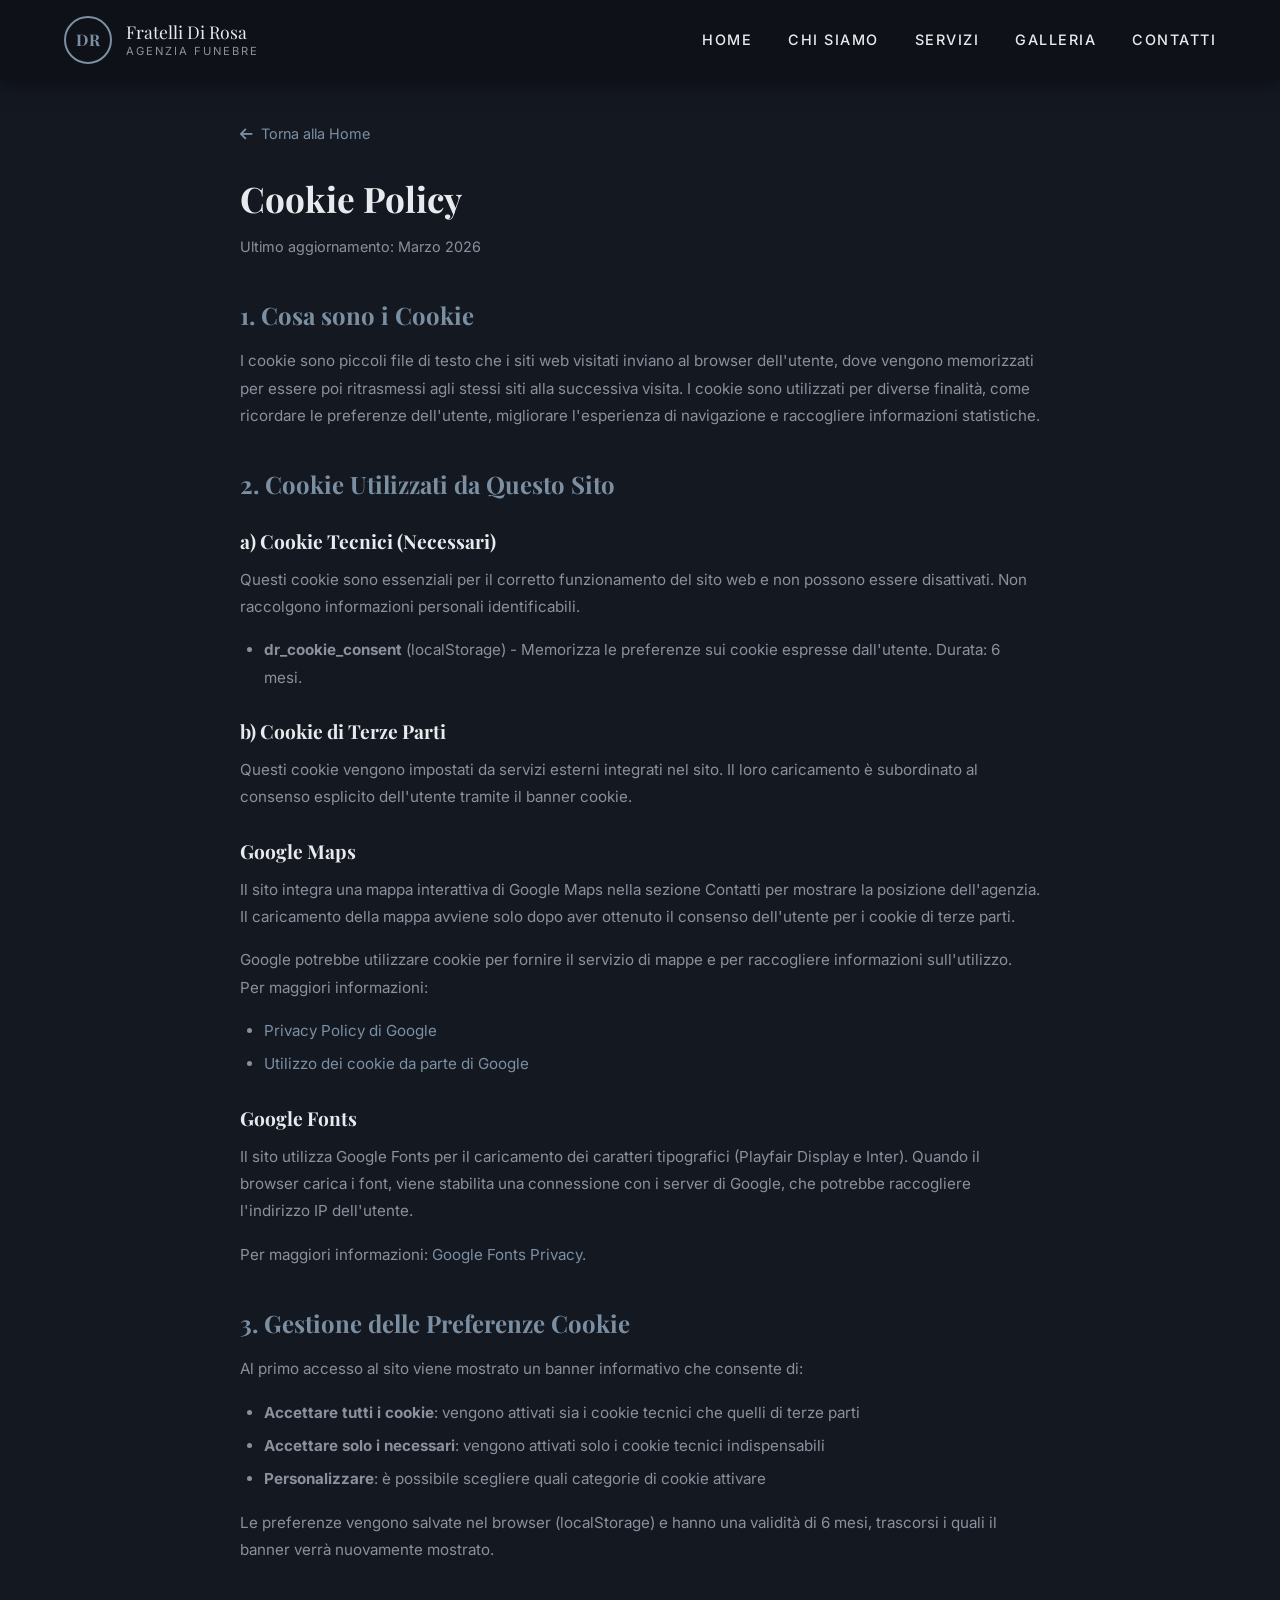
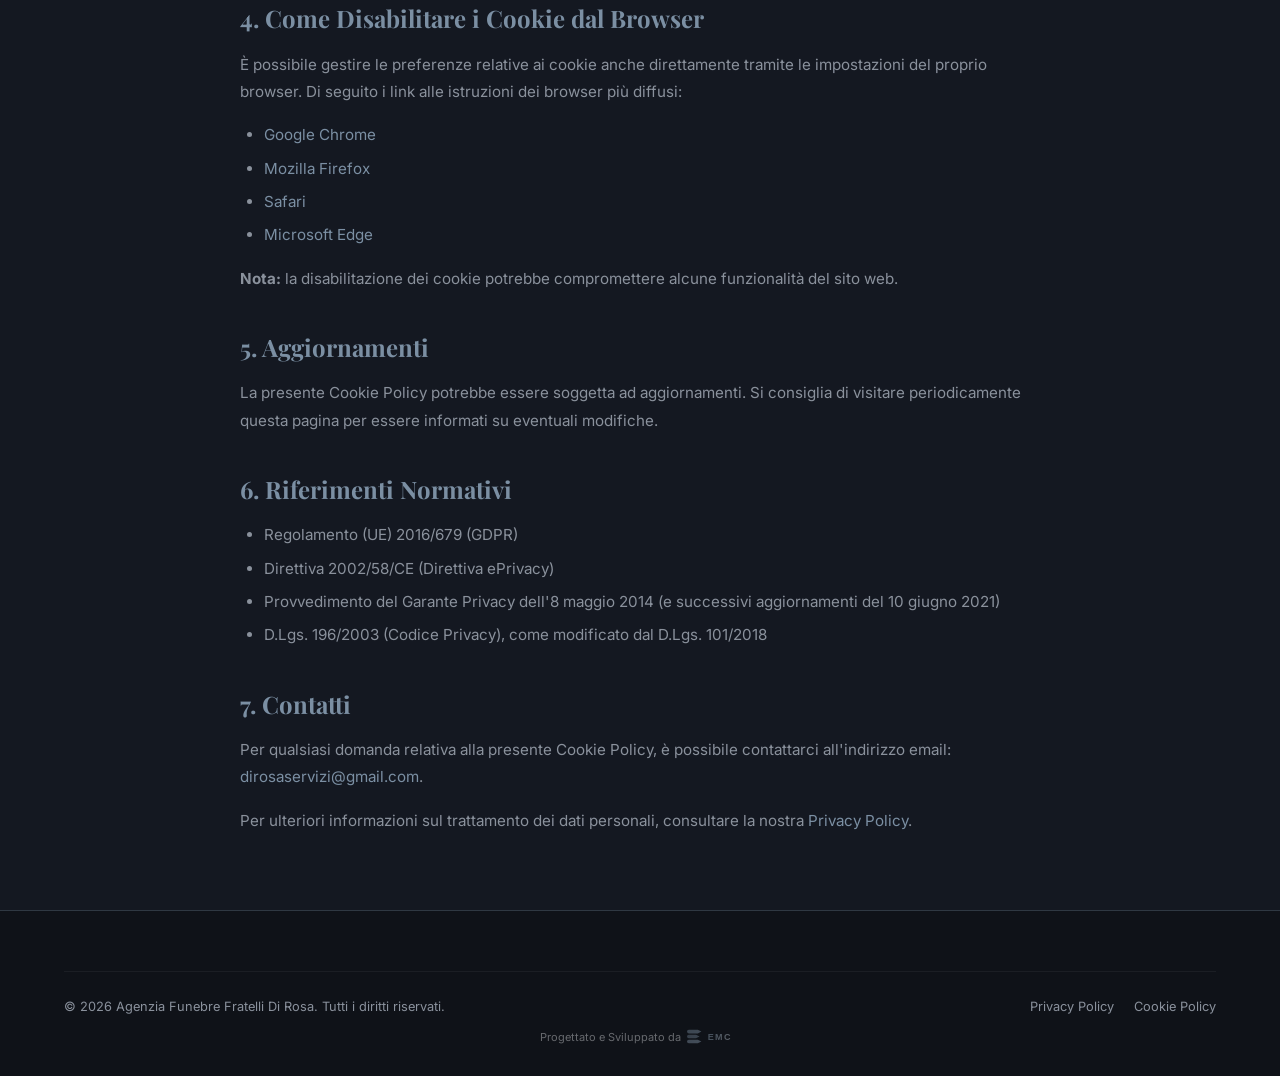
<file: cookie-policy.html>
<!DOCTYPE html>
<html lang="it">
<head>
    <meta charset="UTF-8">
    <meta name="viewport" content="width=device-width, initial-scale=1.0">
    <meta name="description" content="Cookie Policy - Agenzia Funebre Fratelli Di Rosa">
    <meta name="robots" content="noindex, nofollow">
    <title>Cookie Policy - Fratelli Di Rosa</title>

    <link rel="preconnect" href="https://fonts.googleapis.com">
    <link rel="preconnect" href="https://fonts.gstatic.com" crossorigin>
    <link href="https://fonts.googleapis.com/css2?family=Inter:wght@300;400;500;600;700&family=Playfair+Display:wght@400;500;600;700&display=swap" rel="stylesheet">
    <link rel="stylesheet" href="https://cdnjs.cloudflare.com/ajax/libs/font-awesome/6.5.1/css/all.min.css" integrity="sha512-DTOQO9RWCH3ppGqcWaEA1BIZOC6xxalwEsw9c2QQeAIftl+Vegovlnee1c9QX4TctnWMn13TZye+giMm8e2LwA==" crossorigin="anonymous" referrerpolicy="no-referrer">
    <link rel="icon" type="image/x-icon" href="favicon.ico">
    <link rel="stylesheet" href="css/style.css">
</head>
<body>

    <!-- Header -->
    <header class="header scrolled">
        <div class="container">
            <nav class="nav">
                <a href="index.html" class="nav-logo">
                    <div class="nav-logo-icon">DR</div>
                    <div class="nav-logo-text">
                        Fratelli Di Rosa
                        <span>Agenzia Funebre</span>
                    </div>
                </a>
                <ul class="nav-links">
                    <li><a href="index.html">Home</a></li>
                    <li><a href="index.html#chi-siamo">Chi Siamo</a></li>
                    <li><a href="index.html#servizi">Servizi</a></li>
                    <li><a href="index.html#galleria">Galleria</a></li>
                    <li><a href="index.html#contatti">Contatti</a></li>
                </ul>
                <button class="hamburger" id="hamburger" aria-label="Menu di navigazione" aria-expanded="false">
                    <span></span>
                    <span></span>
                    <span></span>
                </button>
            </nav>
        </div>
    </header>

    <!-- Cookie Policy -->
    <main class="legal-page">
        <div class="container">
            <div class="legal-content">
                <a href="index.html" class="legal-back"><i class="fas fa-arrow-left"></i> Torna alla Home</a>

                <h1>Cookie Policy</h1>
                <p class="legal-date">Ultimo aggiornamento: Marzo 2026</p>

                <h2>1. Cosa sono i Cookie</h2>
                <p>
                    I cookie sono piccoli file di testo che i siti web visitati inviano al browser dell'utente,
                    dove vengono memorizzati per essere poi ritrasmessi agli stessi siti alla successiva visita.
                    I cookie sono utilizzati per diverse finalità, come ricordare le preferenze dell'utente,
                    migliorare l'esperienza di navigazione e raccogliere informazioni statistiche.
                </p>

                <h2>2. Cookie Utilizzati da Questo Sito</h2>

                <h3>a) Cookie Tecnici (Necessari)</h3>
                <p>
                    Questi cookie sono essenziali per il corretto funzionamento del sito web e non possono essere
                    disattivati. Non raccolgono informazioni personali identificabili.
                </p>
                <ul>
                    <li>
                        <strong>dr_cookie_consent</strong> (localStorage) - Memorizza le preferenze sui cookie
                        espresse dall'utente. Durata: 6 mesi.
                    </li>
                </ul>

                <h3>b) Cookie di Terze Parti</h3>
                <p>
                    Questi cookie vengono impostati da servizi esterni integrati nel sito. Il loro caricamento
                    è subordinato al consenso esplicito dell'utente tramite il banner cookie.
                </p>

                <h3>Google Maps</h3>
                <p>
                    Il sito integra una mappa interattiva di Google Maps nella sezione Contatti per mostrare
                    la posizione dell'agenzia. Il caricamento della mappa avviene solo dopo aver ottenuto
                    il consenso dell'utente per i cookie di terze parti.
                </p>
                <p>
                    Google potrebbe utilizzare cookie per fornire il servizio di mappe e per raccogliere
                    informazioni sull'utilizzo. Per maggiori informazioni:
                </p>
                <ul>
                    <li><a href="https://policies.google.com/privacy" target="_blank" rel="noopener noreferrer">Privacy Policy di Google</a></li>
                    <li><a href="https://policies.google.com/technologies/cookies" target="_blank" rel="noopener noreferrer">Utilizzo dei cookie da parte di Google</a></li>
                </ul>

                <h3>Google Fonts</h3>
                <p>
                    Il sito utilizza Google Fonts per il caricamento dei caratteri tipografici (Playfair Display e Inter).
                    Quando il browser carica i font, viene stabilita una connessione con i server di Google,
                    che potrebbe raccogliere l'indirizzo IP dell'utente.
                </p>
                <p>
                    Per maggiori informazioni: <a href="https://developers.google.com/fonts/faq/privacy" target="_blank" rel="noopener noreferrer">Google Fonts Privacy</a>.
                </p>

                <h2>3. Gestione delle Preferenze Cookie</h2>
                <p>
                    Al primo accesso al sito viene mostrato un banner informativo che consente di:
                </p>
                <ul>
                    <li><strong>Accettare tutti i cookie</strong>: vengono attivati sia i cookie tecnici che quelli di terze parti</li>
                    <li><strong>Accettare solo i necessari</strong>: vengono attivati solo i cookie tecnici indispensabili</li>
                    <li><strong>Personalizzare</strong>: è possibile scegliere quali categorie di cookie attivare</li>
                </ul>
                <p>
                    Le preferenze vengono salvate nel browser (localStorage) e hanno una validità di 6 mesi,
                    trascorsi i quali il banner verrà nuovamente mostrato.
                </p>

                <h2>4. Come Disabilitare i Cookie dal Browser</h2>
                <p>
                    È possibile gestire le preferenze relative ai cookie anche direttamente tramite le
                    impostazioni del proprio browser. Di seguito i link alle istruzioni dei browser più diffusi:
                </p>
                <ul>
                    <li><a href="https://support.google.com/chrome/answer/95647" target="_blank" rel="noopener noreferrer">Google Chrome</a></li>
                    <li><a href="https://support.mozilla.org/it/kb/protezione-antitracciamento-avanzata-firefox-desktop" target="_blank" rel="noopener noreferrer">Mozilla Firefox</a></li>
                    <li><a href="https://support.apple.com/it-it/guide/safari/sfri11471/mac" target="_blank" rel="noopener noreferrer">Safari</a></li>
                    <li><a href="https://support.microsoft.com/it-it/windows/eliminare-e-gestire-i-cookie-168dab11-0753-043d-7c16-ede5947fc64d" target="_blank" rel="noopener noreferrer">Microsoft Edge</a></li>
                </ul>
                <p>
                    <strong>Nota:</strong> la disabilitazione dei cookie potrebbe compromettere alcune funzionalità del sito web.
                </p>

                <h2>5. Aggiornamenti</h2>
                <p>
                    La presente Cookie Policy potrebbe essere soggetta ad aggiornamenti. Si consiglia di visitare
                    periodicamente questa pagina per essere informati su eventuali modifiche.
                </p>

                <h2>6. Riferimenti Normativi</h2>
                <ul>
                    <li>Regolamento (UE) 2016/679 (GDPR)</li>
                    <li>Direttiva 2002/58/CE (Direttiva ePrivacy)</li>
                    <li>Provvedimento del Garante Privacy dell'8 maggio 2014 (e successivi aggiornamenti del 10 giugno 2021)</li>
                    <li>D.Lgs. 196/2003 (Codice Privacy), come modificato dal D.Lgs. 101/2018</li>
                </ul>

                <h2>7. Contatti</h2>
                <p>
                    Per qualsiasi domanda relativa alla presente Cookie Policy, è possibile contattarci all'indirizzo
                    email: <a href="mailto:dirosaservizi@gmail.com">dirosaservizi@gmail.com</a>.
                </p>
                <p>
                    Per ulteriori informazioni sul trattamento dei dati personali, consultare la nostra
                    <a href="privacy.html">Privacy Policy</a>.
                </p>
            </div>
        </div>
    </main>

    <!-- Footer -->
    <footer class="footer">
        <div class="container">
            <div class="footer-bottom">
                <p>&copy; 2026 Agenzia Funebre Fratelli Di Rosa. Tutti i diritti riservati.</p>
                <div class="footer-bottom-links">
                    <a href="privacy.html">Privacy Policy</a>
                    <a href="cookie-policy.html">Cookie Policy</a>
                </div>
            </div>
            <a href="https://www.enricomariacaruso.it" target="_blank" rel="noopener" title="Progettato e Sviluppato da Enrico Maria Caruso" style="margin-top:10px;display:flex;align-items:center;justify-content:center;gap:6px;opacity:0.4;font-size:11px;text-decoration:none;color:inherit;"><span>Progettato e Sviluppato da</span> <svg xmlns="http://www.w3.org/2000/svg" viewBox="0 0 120 40" height="18"><defs><linearGradient id="emcG" x1="0" y1="0" x2="120" y2="40" gradientUnits="userSpaceOnUse"><stop offset="0%" stop-color="#7b8fa3"/><stop offset="45%" stop-color="#9bb0c4"/><stop offset="100%" stop-color="#e8eaed"/></linearGradient><linearGradient id="emcIG" x1="0" y1="0" x2="40" y2="40" gradientUnits="userSpaceOnUse"><stop offset="0%" stop-color="#7b8fa3"/><stop offset="100%" stop-color="#9bb0c4"/></linearGradient></defs><path d="M4,4 H24 L32,8 L24,12 H4 A4,4 0 0,1 4,4Z" fill="url(#emcIG)"/><path d="M4,15 H20 L28,19 L20,23 H4 A4,4 0 0,1 4,15Z" fill="url(#emcIG)" opacity="0.85"/><path d="M4,26 H24 L32,30 L24,34 H4 A4,4 0 0,1 4,26Z" fill="url(#emcIG)"/><text x="46" y="27" font-family="'Space Grotesk','Segoe UI','Helvetica Neue',Arial,sans-serif" font-size="20" font-weight="700" fill="url(#emcG)" letter-spacing="3">EMC</text></svg></a>
        </div>
    </footer>

    <script>
        // Mobile menu per le pagine legali
        var hamburger = document.getElementById('hamburger');
        var navLinks = document.querySelector('.nav-links');
        if (hamburger && navLinks) {
            hamburger.addEventListener('click', function () {
                var isOpen = navLinks.classList.toggle('open');
                hamburger.classList.toggle('active');
                hamburger.setAttribute('aria-expanded', isOpen);
                document.body.style.overflow = isOpen ? 'hidden' : '';
            });
            navLinks.querySelectorAll('a').forEach(function (link) {
                link.addEventListener('click', function () {
                    navLinks.classList.remove('open');
                    hamburger.classList.remove('active');
                    hamburger.setAttribute('aria-expanded', 'false');
                    document.body.style.overflow = '';
                });
            });
        }
    </script>

</body>
</html>
</file>
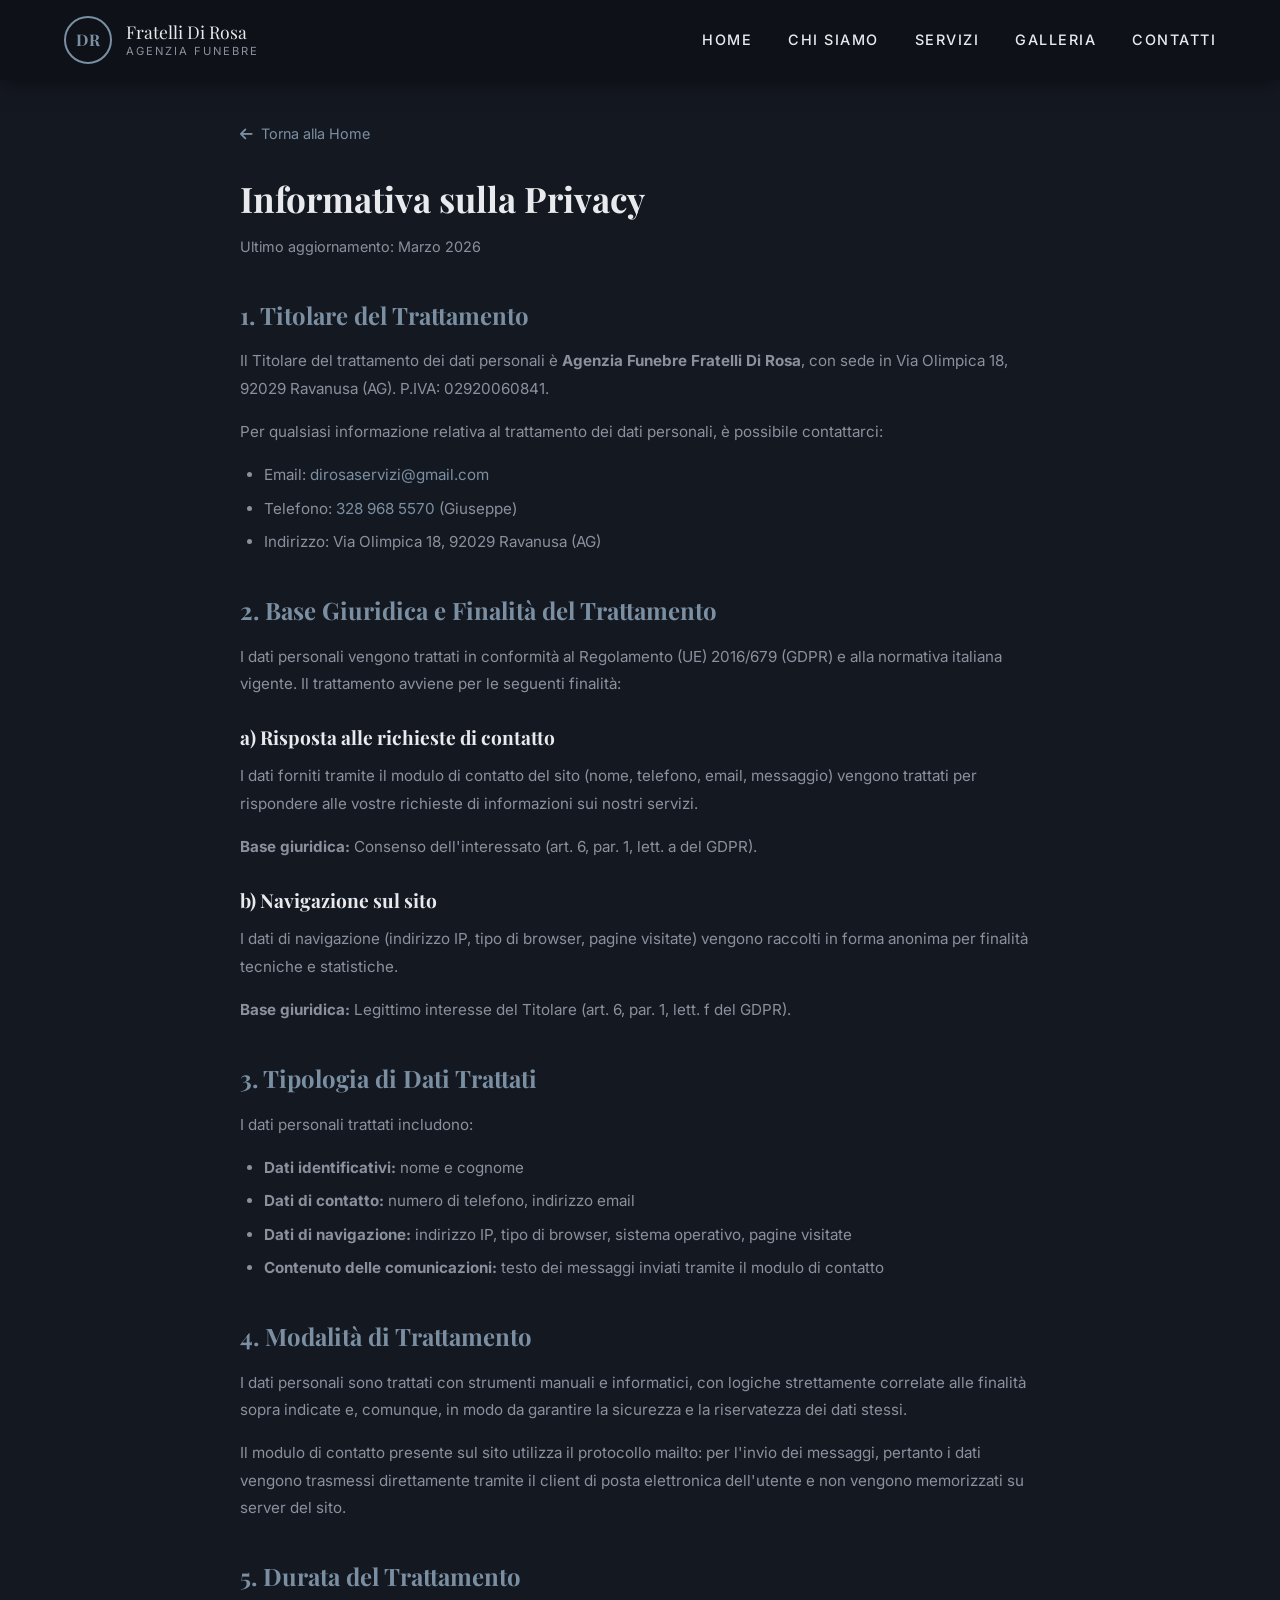
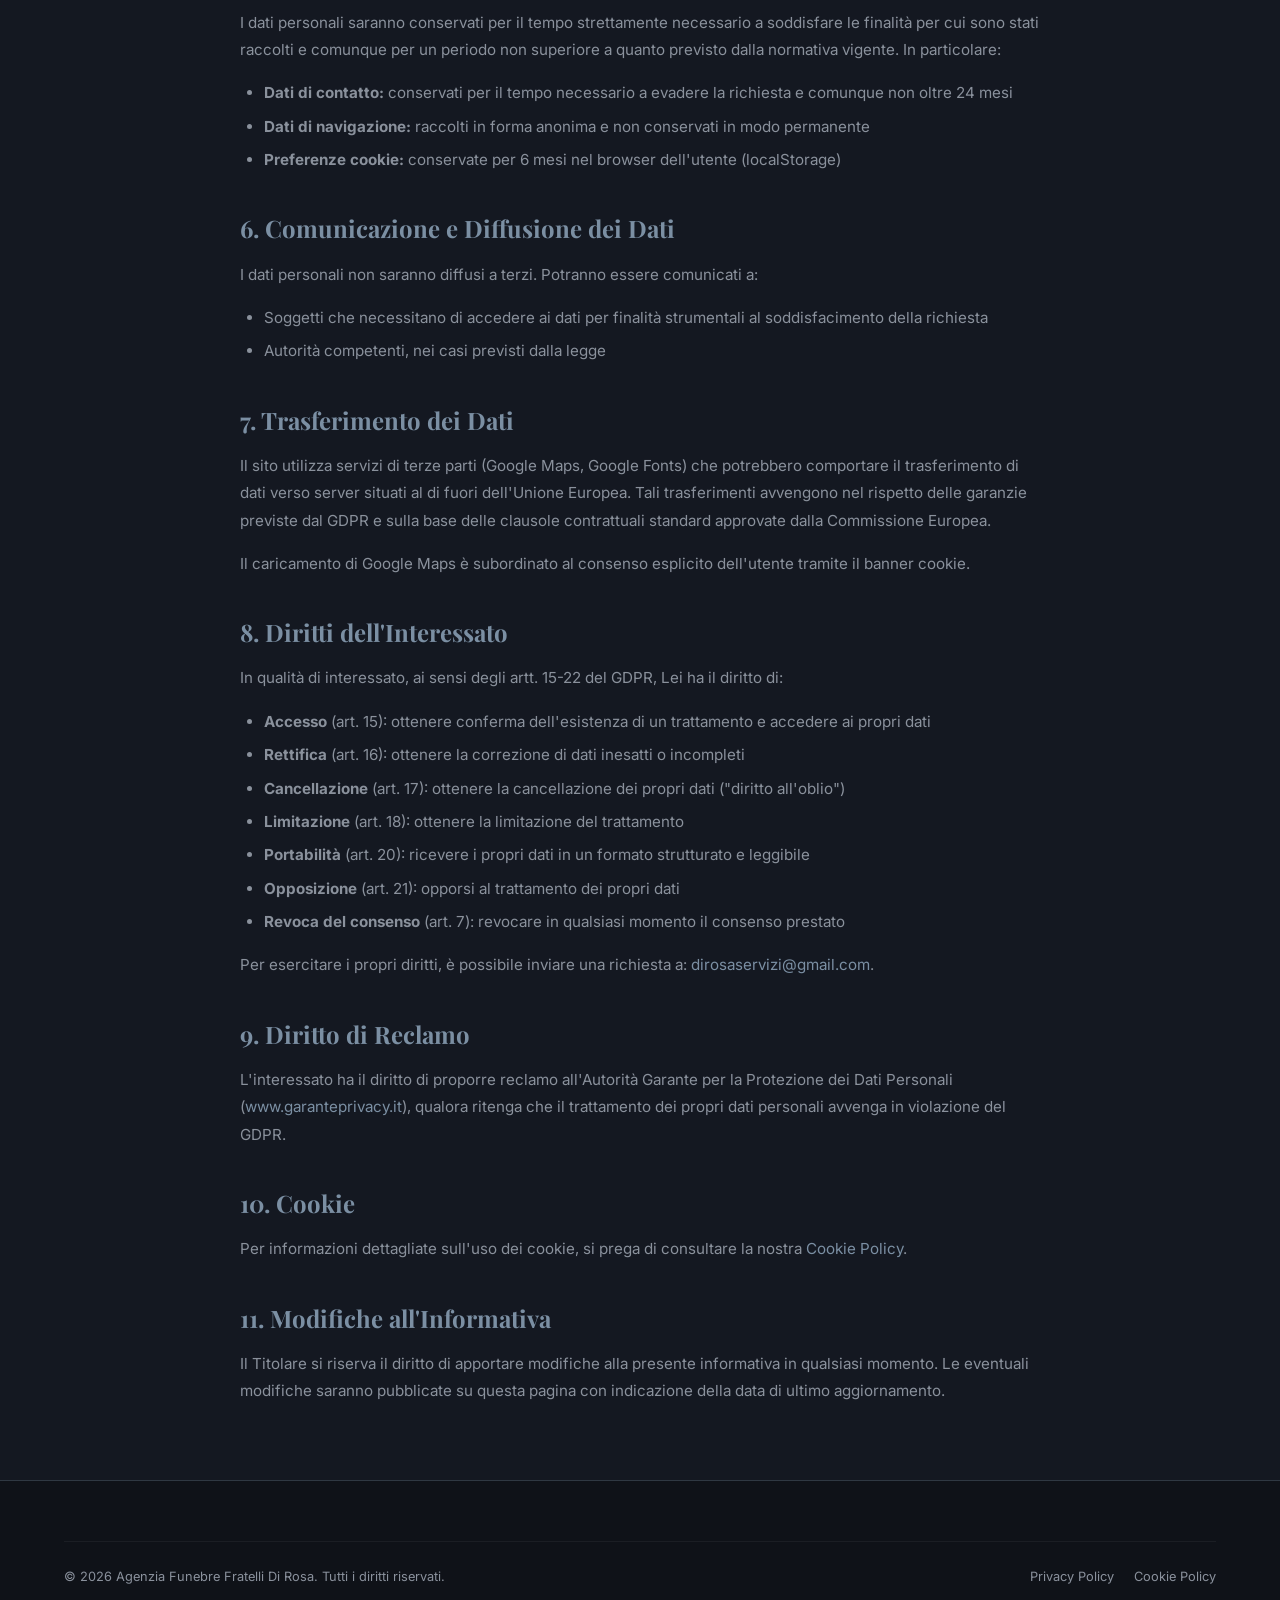
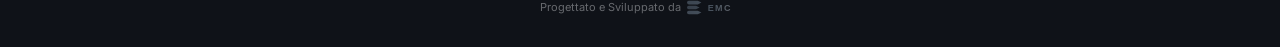
<file: privacy.html>
<!DOCTYPE html>
<html lang="it">
<head>
    <meta charset="UTF-8">
    <meta name="viewport" content="width=device-width, initial-scale=1.0">
    <meta name="description" content="Privacy Policy - Agenzia Funebre Fratelli Di Rosa">
    <meta name="robots" content="noindex, nofollow">
    <title>Privacy Policy - Fratelli Di Rosa</title>

    <link rel="preconnect" href="https://fonts.googleapis.com">
    <link rel="preconnect" href="https://fonts.gstatic.com" crossorigin>
    <link href="https://fonts.googleapis.com/css2?family=Inter:wght@300;400;500;600;700&family=Playfair+Display:wght@400;500;600;700&display=swap" rel="stylesheet">
    <link rel="stylesheet" href="https://cdnjs.cloudflare.com/ajax/libs/font-awesome/6.5.1/css/all.min.css" integrity="sha512-DTOQO9RWCH3ppGqcWaEA1BIZOC6xxalwEsw9c2QQeAIftl+Vegovlnee1c9QX4TctnWMn13TZye+giMm8e2LwA==" crossorigin="anonymous" referrerpolicy="no-referrer">
    <link rel="icon" type="image/x-icon" href="favicon.ico">
    <link rel="stylesheet" href="css/style.css">
</head>
<body>

    <!-- Header -->
    <header class="header scrolled">
        <div class="container">
            <nav class="nav">
                <a href="index.html" class="nav-logo">
                    <div class="nav-logo-icon">DR</div>
                    <div class="nav-logo-text">
                        Fratelli Di Rosa
                        <span>Agenzia Funebre</span>
                    </div>
                </a>
                <ul class="nav-links">
                    <li><a href="index.html">Home</a></li>
                    <li><a href="index.html#chi-siamo">Chi Siamo</a></li>
                    <li><a href="index.html#servizi">Servizi</a></li>
                    <li><a href="index.html#galleria">Galleria</a></li>
                    <li><a href="index.html#contatti">Contatti</a></li>
                </ul>
                <button class="hamburger" id="hamburger" aria-label="Menu di navigazione" aria-expanded="false">
                    <span></span>
                    <span></span>
                    <span></span>
                </button>
            </nav>
        </div>
    </header>

    <!-- Privacy Policy -->
    <main class="legal-page">
        <div class="container">
            <div class="legal-content">
                <a href="index.html" class="legal-back"><i class="fas fa-arrow-left"></i> Torna alla Home</a>

                <h1>Informativa sulla Privacy</h1>
                <p class="legal-date">Ultimo aggiornamento: Marzo 2026</p>

                <h2>1. Titolare del Trattamento</h2>
                <p>
                    Il Titolare del trattamento dei dati personali è <strong>Agenzia Funebre Fratelli Di Rosa</strong>,
                    con sede in Via Olimpica 18, 92029 Ravanusa (AG).
                    P.IVA: 02920060841.
                </p>
                <p>
                    Per qualsiasi informazione relativa al trattamento dei dati personali, è possibile contattarci:
                </p>
                <ul>
                    <li>Email: <a href="mailto:dirosaservizi@gmail.com">dirosaservizi@gmail.com</a></li>
                    <li>Telefono: <a href="tel:+393289685570">328 968 5570</a> (Giuseppe)</li>
                    <li>Indirizzo: Via Olimpica 18, 92029 Ravanusa (AG)</li>
                </ul>

                <h2>2. Base Giuridica e Finalità del Trattamento</h2>
                <p>
                    I dati personali vengono trattati in conformità al Regolamento (UE) 2016/679 (GDPR)
                    e alla normativa italiana vigente. Il trattamento avviene per le seguenti finalità:
                </p>

                <h3>a) Risposta alle richieste di contatto</h3>
                <p>
                    I dati forniti tramite il modulo di contatto del sito (nome, telefono, email, messaggio) vengono
                    trattati per rispondere alle vostre richieste di informazioni sui nostri servizi.
                </p>
                <p><strong>Base giuridica:</strong> Consenso dell'interessato (art. 6, par. 1, lett. a del GDPR).</p>

                <h3>b) Navigazione sul sito</h3>
                <p>
                    I dati di navigazione (indirizzo IP, tipo di browser, pagine visitate) vengono raccolti
                    in forma anonima per finalità tecniche e statistiche.
                </p>
                <p><strong>Base giuridica:</strong> Legittimo interesse del Titolare (art. 6, par. 1, lett. f del GDPR).</p>

                <h2>3. Tipologia di Dati Trattati</h2>
                <p>I dati personali trattati includono:</p>
                <ul>
                    <li><strong>Dati identificativi:</strong> nome e cognome</li>
                    <li><strong>Dati di contatto:</strong> numero di telefono, indirizzo email</li>
                    <li><strong>Dati di navigazione:</strong> indirizzo IP, tipo di browser, sistema operativo, pagine visitate</li>
                    <li><strong>Contenuto delle comunicazioni:</strong> testo dei messaggi inviati tramite il modulo di contatto</li>
                </ul>

                <h2>4. Modalità di Trattamento</h2>
                <p>
                    I dati personali sono trattati con strumenti manuali e informatici, con logiche strettamente correlate
                    alle finalità sopra indicate e, comunque, in modo da garantire la sicurezza e la riservatezza dei dati stessi.
                </p>
                <p>
                    Il modulo di contatto presente sul sito utilizza il protocollo mailto: per l'invio dei messaggi,
                    pertanto i dati vengono trasmessi direttamente tramite il client di posta elettronica dell'utente
                    e non vengono memorizzati su server del sito.
                </p>

                <h2>5. Durata del Trattamento</h2>
                <p>
                    I dati personali saranno conservati per il tempo strettamente necessario a soddisfare le finalità
                    per cui sono stati raccolti e comunque per un periodo non superiore a quanto previsto dalla normativa
                    vigente. In particolare:
                </p>
                <ul>
                    <li><strong>Dati di contatto:</strong> conservati per il tempo necessario a evadere la richiesta e comunque non oltre 24 mesi</li>
                    <li><strong>Dati di navigazione:</strong> raccolti in forma anonima e non conservati in modo permanente</li>
                    <li><strong>Preferenze cookie:</strong> conservate per 6 mesi nel browser dell'utente (localStorage)</li>
                </ul>

                <h2>6. Comunicazione e Diffusione dei Dati</h2>
                <p>
                    I dati personali non saranno diffusi a terzi. Potranno essere comunicati a:
                </p>
                <ul>
                    <li>Soggetti che necessitano di accedere ai dati per finalità strumentali al soddisfacimento della richiesta</li>
                    <li>Autorità competenti, nei casi previsti dalla legge</li>
                </ul>

                <h2>7. Trasferimento dei Dati</h2>
                <p>
                    Il sito utilizza servizi di terze parti (Google Maps, Google Fonts) che potrebbero comportare
                    il trasferimento di dati verso server situati al di fuori dell'Unione Europea.
                    Tali trasferimenti avvengono nel rispetto delle garanzie previste dal GDPR e sulla base
                    delle clausole contrattuali standard approvate dalla Commissione Europea.
                </p>
                <p>
                    Il caricamento di Google Maps è subordinato al consenso esplicito dell'utente tramite il banner cookie.
                </p>

                <h2>8. Diritti dell'Interessato</h2>
                <p>
                    In qualità di interessato, ai sensi degli artt. 15-22 del GDPR, Lei ha il diritto di:
                </p>
                <ul>
                    <li><strong>Accesso</strong> (art. 15): ottenere conferma dell'esistenza di un trattamento e accedere ai propri dati</li>
                    <li><strong>Rettifica</strong> (art. 16): ottenere la correzione di dati inesatti o incompleti</li>
                    <li><strong>Cancellazione</strong> (art. 17): ottenere la cancellazione dei propri dati ("diritto all'oblio")</li>
                    <li><strong>Limitazione</strong> (art. 18): ottenere la limitazione del trattamento</li>
                    <li><strong>Portabilità</strong> (art. 20): ricevere i propri dati in un formato strutturato e leggibile</li>
                    <li><strong>Opposizione</strong> (art. 21): opporsi al trattamento dei propri dati</li>
                    <li><strong>Revoca del consenso</strong> (art. 7): revocare in qualsiasi momento il consenso prestato</li>
                </ul>
                <p>
                    Per esercitare i propri diritti, è possibile inviare una richiesta a:
                    <a href="mailto:dirosaservizi@gmail.com">dirosaservizi@gmail.com</a>.
                </p>

                <h2>9. Diritto di Reclamo</h2>
                <p>
                    L'interessato ha il diritto di proporre reclamo all'Autorità Garante per la Protezione dei Dati Personali
                    (<a href="https://www.garanteprivacy.it" target="_blank" rel="noopener noreferrer">www.garanteprivacy.it</a>),
                    qualora ritenga che il trattamento dei propri dati personali avvenga in violazione del GDPR.
                </p>

                <h2>10. Cookie</h2>
                <p>
                    Per informazioni dettagliate sull'uso dei cookie, si prega di consultare la nostra
                    <a href="cookie-policy.html">Cookie Policy</a>.
                </p>

                <h2>11. Modifiche all'Informativa</h2>
                <p>
                    Il Titolare si riserva il diritto di apportare modifiche alla presente informativa in qualsiasi momento.
                    Le eventuali modifiche saranno pubblicate su questa pagina con indicazione della data di ultimo aggiornamento.
                </p>
            </div>
        </div>
    </main>

    <!-- Footer -->
    <footer class="footer">
        <div class="container">
            <div class="footer-bottom">
                <p>&copy; 2026 Agenzia Funebre Fratelli Di Rosa. Tutti i diritti riservati.</p>
                <div class="footer-bottom-links">
                    <a href="privacy.html">Privacy Policy</a>
                    <a href="cookie-policy.html">Cookie Policy</a>
                </div>
            </div>
            <a href="https://www.enricomariacaruso.it" target="_blank" rel="noopener" title="Progettato e Sviluppato da Enrico Maria Caruso" style="margin-top:10px;display:flex;align-items:center;justify-content:center;gap:6px;opacity:0.4;font-size:11px;text-decoration:none;color:inherit;"><span>Progettato e Sviluppato da</span> <svg xmlns="http://www.w3.org/2000/svg" viewBox="0 0 120 40" height="18"><defs><linearGradient id="emcG" x1="0" y1="0" x2="120" y2="40" gradientUnits="userSpaceOnUse"><stop offset="0%" stop-color="#7b8fa3"/><stop offset="45%" stop-color="#9bb0c4"/><stop offset="100%" stop-color="#e8eaed"/></linearGradient><linearGradient id="emcIG" x1="0" y1="0" x2="40" y2="40" gradientUnits="userSpaceOnUse"><stop offset="0%" stop-color="#7b8fa3"/><stop offset="100%" stop-color="#9bb0c4"/></linearGradient></defs><path d="M4,4 H24 L32,8 L24,12 H4 A4,4 0 0,1 4,4Z" fill="url(#emcIG)"/><path d="M4,15 H20 L28,19 L20,23 H4 A4,4 0 0,1 4,15Z" fill="url(#emcIG)" opacity="0.85"/><path d="M4,26 H24 L32,30 L24,34 H4 A4,4 0 0,1 4,26Z" fill="url(#emcIG)"/><text x="46" y="27" font-family="'Space Grotesk','Segoe UI','Helvetica Neue',Arial,sans-serif" font-size="20" font-weight="700" fill="url(#emcG)" letter-spacing="3">EMC</text></svg></a>
        </div>
    </footer>

    <script>
        // Mobile menu per le pagine legali
        var hamburger = document.getElementById('hamburger');
        var navLinks = document.querySelector('.nav-links');
        if (hamburger && navLinks) {
            hamburger.addEventListener('click', function () {
                var isOpen = navLinks.classList.toggle('open');
                hamburger.classList.toggle('active');
                hamburger.setAttribute('aria-expanded', isOpen);
                document.body.style.overflow = isOpen ? 'hidden' : '';
            });
            navLinks.querySelectorAll('a').forEach(function (link) {
                link.addEventListener('click', function () {
                    navLinks.classList.remove('open');
                    hamburger.classList.remove('active');
                    hamburger.setAttribute('aria-expanded', 'false');
                    document.body.style.overflow = '';
                });
            });
        }
    </script>

</body>
</html>
</file>
<file: css/style.css>
/* ============================================
   Fratelli Di Rosa - Agenzia Funebre
   Tema Elegante Scuro con Accenti Blu/Argento
   ============================================ */

/* --- CSS Variables --- */
:root {
    --bg-primary: #141821;
    --bg-secondary: #0f1218;
    --bg-tertiary: #1a1f2e;
    --accent: #7b8fa3;
    --accent-light: #9bb0c4;
    --accent-transparent: rgba(123, 143, 163, 0.3);
    --accent-glow: rgba(123, 143, 163, 0.15);
    --text-primary: #e8eaed;
    --text-secondary: #8a919c;
    --text-dark: #141821;
    --font-heading: 'Playfair Display', Georgia, serif;
    --font-body: 'Inter', 'Lato', Arial, sans-serif;
    --transition: 0.3s ease;
    --transition-slow: 0.6s ease;
    --max-width: 1200px;
    --nav-height: 80px;
}

/* --- Reset & Base --- */
*,
*::before,
*::after {
    margin: 0;
    padding: 0;
    box-sizing: border-box;
}

html {
    scroll-behavior: smooth;
    font-size: 16px;
}

body {
    font-family: var(--font-body);
    background-color: var(--bg-primary);
    color: var(--text-primary);
    line-height: 1.7;
    overflow-x: hidden;
    -webkit-font-smoothing: antialiased;
    -moz-osx-font-smoothing: grayscale;
}

a {
    color: var(--accent);
    text-decoration: none;
    transition: color var(--transition);
}

a:hover {
    color: var(--accent-light);
}

img {
    max-width: 100%;
    height: auto;
    display: block;
}

ul {
    list-style: none;
}

h1, h2, h3, h4, h5, h6 {
    font-family: var(--font-heading);
    font-weight: 700;
    line-height: 1.3;
    color: var(--text-primary);
}

.container {
    width: 100%;
    max-width: var(--max-width);
    margin: 0 auto;
    padding: 0 24px;
}

/* --- Section Shared --- */
.section {
    padding: 100px 0;
}

.section-header {
    text-align: center;
    margin-bottom: 60px;
}

.section-header h2 {
    font-size: 2.5rem;
    margin-bottom: 16px;
    color: var(--text-primary);
}

.section-header .section-line {
    width: 60px;
    height: 3px;
    background: var(--accent);
    margin: 0 auto 20px;
    border-radius: 2px;
}

.section-header p {
    font-size: 1.1rem;
    color: var(--text-secondary);
    max-width: 600px;
    margin: 0 auto;
}

/* --- Scroll Animations --- */
.fade-in {
    opacity: 0;
    transform: translateY(30px);
    transition: opacity 0.8s ease, transform 0.8s ease;
}

.fade-in.visible {
    opacity: 1;
    transform: translateY(0);
}

.fade-in-left {
    opacity: 0;
    transform: translateX(-40px);
    transition: opacity 0.8s ease, transform 0.8s ease;
}

.fade-in-left.visible {
    opacity: 1;
    transform: translateX(0);
}

.fade-in-right {
    opacity: 0;
    transform: translateX(40px);
    transition: opacity 0.8s ease, transform 0.8s ease;
}

.fade-in-right.visible {
    opacity: 1;
    transform: translateX(0);
}

/* --- Header / Navbar --- */
.header {
    position: fixed;
    top: 0;
    left: 0;
    width: 100%;
    z-index: 1000;
    transition: background-color var(--transition), box-shadow var(--transition);
    background-color: transparent;
}

.header.scrolled {
    background-color: rgba(15, 18, 24, 0.97);
    box-shadow: 0 2px 20px rgba(0, 0, 0, 0.5);
    backdrop-filter: blur(10px);
}

.nav {
    display: flex;
    align-items: center;
    justify-content: space-between;
    height: var(--nav-height);
}

.nav-logo {
    display: flex;
    align-items: center;
    gap: 14px;
    text-decoration: none;
}

.nav-logo-icon {
    width: 48px;
    height: 48px;
    border: 2px solid var(--accent);
    border-radius: 50%;
    display: flex;
    align-items: center;
    justify-content: center;
    font-family: var(--font-heading);
    font-weight: 700;
    font-size: 1rem;
    color: var(--accent);
    flex-shrink: 0;
    letter-spacing: 1px;
}

.nav-logo-text {
    font-family: var(--font-heading);
    font-size: 1.1rem;
    color: var(--text-primary);
    line-height: 1.3;
}

.nav-logo-text span {
    display: block;
    font-size: 0.7rem;
    color: var(--text-secondary);
    font-family: var(--font-body);
    text-transform: uppercase;
    letter-spacing: 2px;
}

.nav-links {
    display: flex;
    align-items: center;
    gap: 36px;
}

.nav-links a {
    color: var(--text-primary);
    font-size: 0.9rem;
    font-weight: 500;
    text-transform: uppercase;
    letter-spacing: 1.5px;
    position: relative;
    padding: 4px 0;
}

.nav-links a::after {
    content: '';
    position: absolute;
    bottom: -2px;
    left: 0;
    width: 0;
    height: 2px;
    background: var(--accent);
    transition: width var(--transition);
}

.nav-links a:hover::after,
.nav-links a.active::after {
    width: 100%;
}

.nav-links a:hover,
.nav-links a.active {
    color: var(--accent);
}

/* Hamburger Menu */
.hamburger {
    display: none;
    flex-direction: column;
    justify-content: center;
    gap: 5px;
    cursor: pointer;
    padding: 8px;
    background: none;
    border: none;
    z-index: 1001;
}

.hamburger span {
    display: block;
    width: 26px;
    height: 2px;
    background: var(--text-primary);
    transition: all var(--transition);
    border-radius: 2px;
}

.hamburger.active span:nth-child(1) {
    transform: rotate(45deg) translate(5px, 5px);
}

.hamburger.active span:nth-child(2) {
    opacity: 0;
}

.hamburger.active span:nth-child(3) {
    transform: rotate(-45deg) translate(5px, -5px);
}

/* --- Hero Section --- */
.hero {
    position: relative;
    min-height: 100vh;
    display: flex;
    align-items: center;
    justify-content: center;
    text-align: center;
    background: var(--bg-secondary);
    overflow: hidden;
}

.hero::before {
    content: '';
    position: absolute;
    inset: 0;
    background:
        radial-gradient(ellipse at 50% 30%, rgba(123, 143, 163, 0.08) 0%, transparent 60%),
        radial-gradient(ellipse at 50% 100%, rgba(123, 143, 163, 0.05) 0%, transparent 50%);
    pointer-events: none;
}

/* Floating Particles */
.hero-particles {
    position: absolute;
    inset: 0;
    z-index: 0;
    pointer-events: none;
}

.particle {
    position: absolute;
    background: var(--accent);
    border-radius: 50%;
    opacity: 0;
}

.particle--circle {
    animation: float-up 8s infinite ease-in-out;
}

.particle--cross {
    background: none;
    border-radius: 0;
    animation: float-up-spin 10s infinite ease-in-out;
}

.particle--cross::before,
.particle--cross::after {
    content: '';
    position: absolute;
    background: var(--accent);
    border-radius: 1px;
}

.particle--cross::before {
    width: 100%;
    height: 30%;
    top: 35%;
    left: 0;
}

.particle--cross::after {
    width: 30%;
    height: 100%;
    top: 0;
    left: 35%;
}

.particle--diamond {
    border-radius: 2px;
    animation: float-up-diamond 9s infinite ease-in-out;
}

@keyframes float-up {
    0% {
        opacity: 0;
        transform: translateY(100vh) scale(0);
    }
    10% {
        opacity: 0.5;
    }
    50% {
        opacity: 0.4;
    }
    90% {
        opacity: 0.3;
    }
    100% {
        opacity: 0;
        transform: translateY(-10vh) scale(1);
    }
}

@keyframes float-up-spin {
    0% {
        opacity: 0;
        transform: translateY(100vh) scale(0) rotate(0deg);
    }
    10% {
        opacity: 0.35;
    }
    50% {
        opacity: 0.25;
    }
    90% {
        opacity: 0.15;
    }
    100% {
        opacity: 0;
        transform: translateY(-10vh) scale(1) rotate(180deg);
    }
}

@keyframes float-up-diamond {
    0% {
        opacity: 0;
        transform: translateY(100vh) scale(0) rotate(45deg);
    }
    10% {
        opacity: 0.45;
    }
    50% {
        opacity: 0.35;
    }
    90% {
        opacity: 0.2;
    }
    100% {
        opacity: 0;
        transform: translateY(-10vh) scale(1) rotate(45deg);
    }
}

.hero-content {
    position: relative;
    z-index: 1;
    padding: 0 24px;
    max-width: 800px;
}

.hero h1 {
    font-size: 3.5rem;
    margin-bottom: 12px;
    letter-spacing: 2px;
    color: var(--text-primary);
}

.hero-subtitle {
    font-size: 1.1rem;
    text-transform: uppercase;
    letter-spacing: 5px;
    color: var(--accent);
    margin-bottom: 28px;
    font-weight: 400;
}

.hero-divider {
    width: 80px;
    height: 1px;
    background: var(--accent);
    margin: 0 auto 28px;
}

.hero-phrase {
    font-size: 1.25rem;
    color: var(--text-secondary);
    font-style: italic;
    margin-bottom: 40px;
    font-family: var(--font-heading);
}

.hero-actions {
    display: flex;
    flex-direction: column;
    align-items: center;
    gap: 20px;
}

.btn {
    display: inline-flex;
    align-items: center;
    gap: 10px;
    padding: 14px 36px;
    font-size: 0.95rem;
    font-weight: 600;
    text-transform: uppercase;
    letter-spacing: 2px;
    border: none;
    border-radius: 4px;
    cursor: pointer;
    transition: all var(--transition);
    text-decoration: none;
    font-family: var(--font-body);
}

.btn-primary {
    background: var(--accent);
    color: var(--text-dark);
}

.btn-primary:hover {
    background: var(--accent-light);
    color: var(--text-dark);
    transform: translateY(-2px);
    box-shadow: 0 8px 25px rgba(123, 143, 163, 0.3);
}

.btn-outline {
    background: transparent;
    color: var(--accent);
    border: 1px solid var(--accent);
}

.btn-outline:hover {
    background: var(--accent);
    color: var(--text-dark);
    transform: translateY(-2px);
}

.hero-badge {
    display: inline-flex;
    align-items: center;
    gap: 8px;
    padding: 10px 24px;
    border: 1px solid var(--accent-transparent);
    border-radius: 50px;
    font-size: 0.85rem;
    color: var(--accent);
    letter-spacing: 1px;
}

.hero-badge i {
    font-size: 0.9rem;
}

.hero-phones {
    display: flex;
    flex-wrap: wrap;
    justify-content: center;
    gap: 16px;
    margin-top: 8px;
}

.hero-phones a {
    color: var(--text-secondary);
    font-size: 0.95rem;
    display: inline-flex;
    align-items: center;
    gap: 6px;
    transition: color var(--transition);
}

.hero-phones a:hover {
    color: var(--accent);
}

.hero-phones .phone-name {
    color: var(--accent);
    font-weight: 500;
    font-size: 0.8rem;
    text-transform: uppercase;
    letter-spacing: 0.5px;
}

/* --- Chi Siamo --- */
.about {
    background: var(--bg-primary);
}

.about-content {
    max-width: 800px;
    margin: 0 auto;
    text-align: center;
}

.about-icon {
    font-size: 2.5rem;
    color: var(--accent);
    margin-bottom: 24px;
}

.about-content p {
    font-size: 1.1rem;
    color: var(--text-secondary);
    margin-bottom: 20px;
    line-height: 1.9;
}

.about-content p:last-of-type {
    margin-bottom: 0;
}

.about-values {
    display: grid;
    grid-template-columns: repeat(3, 1fr);
    gap: 40px;
    margin-top: 50px;
    padding-top: 50px;
    border-top: 1px solid var(--accent-transparent);
}

.about-value {
    text-align: center;
}

.about-value i {
    font-size: 1.8rem;
    color: var(--accent);
    margin-bottom: 14px;
    display: block;
}

.about-value h4 {
    font-size: 1.1rem;
    margin-bottom: 8px;
    color: var(--text-primary);
}

.about-value p {
    font-size: 0.9rem;
    color: var(--text-secondary);
    margin-bottom: 0;
}

/* --- Servizi --- */
.services {
    background: var(--bg-secondary);
}

.services-grid {
    display: grid;
    grid-template-columns: repeat(3, 1fr);
    gap: 30px;
}

.service-card {
    background: var(--bg-tertiary);
    border: 1px solid rgba(255, 255, 255, 0.05);
    border-radius: 8px;
    padding: 40px 30px;
    text-align: center;
    transition: all var(--transition);
    position: relative;
    overflow: hidden;
    background-size: cover;
    background-position: center;
    background-repeat: no-repeat;
}

.service-card-overlay {
    position: absolute;
    inset: 0;
    background: rgba(20, 24, 33, 0.88);
    transition: background var(--transition);
    z-index: 0;
}

.service-card:hover .service-card-overlay {
    background: rgba(20, 24, 33, 0.78);
}

.service-card::before {
    content: '';
    position: absolute;
    top: 0;
    left: 0;
    right: 0;
    height: 3px;
    background: var(--accent);
    transform: scaleX(0);
    transition: transform var(--transition);
    z-index: 2;
}

.service-card:hover {
    border-color: var(--accent-transparent);
    transform: translateY(-5px);
    box-shadow: 0 10px 40px rgba(0, 0, 0, 0.3);
}

.service-card:hover::before {
    transform: scaleX(1);
}

.service-card h3,
.service-card p {
    position: relative;
    z-index: 1;
}

.service-card-icon {
    position: relative;
    z-index: 1;
    width: 70px;
    height: 70px;
    margin: 0 auto 24px;
    border-radius: 50%;
    background: var(--accent-glow);
    display: flex;
    align-items: center;
    justify-content: center;
    font-size: 1.6rem;
    color: var(--accent);
    transition: all var(--transition);
}

.service-card:hover .service-card-icon {
    background: var(--accent);
    color: var(--text-dark);
}

.service-card h3 {
    font-size: 1.2rem;
    margin-bottom: 14px;
    color: var(--text-primary);
}

.service-card p {
    font-size: 0.95rem;
    color: var(--text-secondary);
    line-height: 1.7;
}

/* --- Galleria --- */
.gallery {
    background: var(--bg-primary);
}

.gallery-grid {
    display: grid;
    grid-template-columns: repeat(3, 1fr);
    gap: 20px;
}

.gallery-item {
    border-radius: 8px;
    overflow: hidden;
    position: relative;
    aspect-ratio: 4 / 3;
    cursor: pointer;
}

.gallery-item img {
    width: 100%;
    height: 100%;
    object-fit: cover;
    transition: transform 0.5s ease, filter var(--transition);
    filter: brightness(0.85);
}

.gallery-item:hover img {
    transform: scale(1.05);
    filter: brightness(1);
}

.gallery-item::after {
    content: '';
    position: absolute;
    inset: 0;
    border: 1px solid transparent;
    border-radius: 8px;
    transition: border-color var(--transition);
}

.gallery-item:hover::after {
    border-color: var(--accent-transparent);
}

.gallery-placeholder {
    grid-column: 1 / -1;
    display: flex;
    flex-direction: column;
    align-items: center;
    justify-content: center;
    padding: 80px 24px;
    background: var(--bg-tertiary);
    border: 1px dashed var(--accent-transparent);
    border-radius: 8px;
    text-align: center;
    gap: 16px;
}

.gallery-placeholder i {
    font-size: 3rem;
    color: var(--accent);
    opacity: 0.5;
}

.gallery-placeholder p {
    font-size: 1.05rem;
    color: var(--text-secondary);
}

/* Lightbox Carousel */
.lightbox-overlay {
    position: fixed;
    inset: 0;
    background: rgba(0, 0, 0, 0.94);
    z-index: 10000;
    display: none;
    align-items: center;
    justify-content: center;
    padding: 24px 80px;
}

.lightbox-overlay.show {
    display: flex;
}

.lightbox-overlay img {
    max-width: 85vw;
    max-height: 82vh;
    object-fit: contain;
    border-radius: 4px;
    transition: opacity 0.3s ease;
}

.lightbox-close {
    position: absolute;
    top: 20px;
    right: 28px;
    background: none;
    border: none;
    color: var(--text-primary);
    font-size: 2rem;
    cursor: pointer;
    opacity: 0.7;
    transition: opacity var(--transition);
    z-index: 1;
}

.lightbox-close:hover {
    opacity: 1;
}

.lightbox-prev,
.lightbox-next {
    position: absolute;
    top: 50%;
    transform: translateY(-50%);
    background: rgba(255, 255, 255, 0.08);
    border: 1px solid rgba(255, 255, 255, 0.15);
    color: var(--text-primary);
    width: 50px;
    height: 50px;
    border-radius: 50%;
    display: flex;
    align-items: center;
    justify-content: center;
    font-size: 1.1rem;
    cursor: pointer;
    opacity: 0.6;
    transition: all var(--transition);
    z-index: 1;
}

.lightbox-prev {
    left: 20px;
}

.lightbox-next {
    right: 20px;
}

.lightbox-prev:hover,
.lightbox-next:hover {
    opacity: 1;
    background: var(--accent);
    border-color: var(--accent);
    color: var(--text-dark);
}

.lightbox-counter {
    position: absolute;
    bottom: 24px;
    left: 50%;
    transform: translateX(-50%);
    font-size: 0.9rem;
    color: var(--text-secondary);
    letter-spacing: 2px;
}

/* --- Perche Sceglierci --- */
.why-us {
    background: var(--bg-primary);
}

.why-us-grid {
    display: grid;
    grid-template-columns: repeat(3, 1fr);
    gap: 40px;
}

.why-us-item {
    text-align: center;
    padding: 40px 30px;
}

.why-us-item-icon {
    width: 80px;
    height: 80px;
    margin: 0 auto 24px;
    border: 2px solid var(--accent-transparent);
    border-radius: 50%;
    display: flex;
    align-items: center;
    justify-content: center;
    font-size: 1.8rem;
    color: var(--accent);
    transition: all var(--transition);
}

.why-us-item:hover .why-us-item-icon {
    border-color: var(--accent);
    background: var(--accent-glow);
}

.why-us-item h3 {
    font-size: 1.3rem;
    margin-bottom: 14px;
    color: var(--text-primary);
}

.why-us-item p {
    font-size: 0.95rem;
    color: var(--text-secondary);
    line-height: 1.8;
}

/* --- Contatti --- */
.contact {
    background: var(--bg-secondary);
}

.contact-wrapper {
    display: grid;
    grid-template-columns: 1fr 1fr;
    gap: 60px;
}

.contact-info h3 {
    font-size: 1.5rem;
    margin-bottom: 30px;
    color: var(--text-primary);
}

.contact-info-item {
    display: flex;
    align-items: flex-start;
    gap: 16px;
    margin-bottom: 28px;
}

.contact-info-item i {
    width: 44px;
    height: 44px;
    border: 1px solid var(--accent-transparent);
    border-radius: 50%;
    display: flex;
    align-items: center;
    justify-content: center;
    color: var(--accent);
    font-size: 1rem;
    flex-shrink: 0;
    margin-top: 2px;
}

.contact-info-item-content h4 {
    font-size: 1rem;
    font-family: var(--font-body);
    font-weight: 600;
    color: var(--text-primary);
    margin-bottom: 4px;
}

.contact-info-item-content p,
.contact-info-item-content a {
    font-size: 0.95rem;
    color: var(--text-secondary);
    line-height: 1.7;
}

.contact-info-item-content a:hover {
    color: var(--accent);
}

.contact-phones {
    display: flex;
    flex-direction: column;
    gap: 4px;
}

/* Contact Form */
.contact-form h3 {
    font-size: 1.5rem;
    margin-bottom: 30px;
    color: var(--text-primary);
}

.form-group {
    margin-bottom: 20px;
}

.form-group label {
    display: block;
    font-size: 0.85rem;
    font-weight: 500;
    color: var(--text-secondary);
    margin-bottom: 8px;
    text-transform: uppercase;
    letter-spacing: 1px;
}

.form-group input,
.form-group textarea {
    width: 100%;
    padding: 14px 18px;
    background: var(--bg-tertiary);
    border: 1px solid rgba(255, 255, 255, 0.08);
    border-radius: 4px;
    color: var(--text-primary);
    font-family: var(--font-body);
    font-size: 0.95rem;
    transition: border-color var(--transition);
    outline: none;
}

.form-group input:focus,
.form-group textarea:focus {
    border-color: var(--accent);
}

.form-group input::placeholder,
.form-group textarea::placeholder {
    color: var(--text-secondary);
    opacity: 0.5;
}

.form-group textarea {
    resize: vertical;
    min-height: 130px;
}

.form-group.error input,
.form-group.error textarea {
    border-color: #c94c4c;
}

.form-group .error-message {
    color: #c94c4c;
    font-size: 0.8rem;
    margin-top: 6px;
    display: none;
}

.form-group.error .error-message {
    display: block;
}

.form-checkbox {
    display: flex;
    align-items: flex-start;
    gap: 12px;
    margin-bottom: 24px;
}

.form-checkbox input[type="checkbox"] {
    width: 18px;
    height: 18px;
    margin-top: 3px;
    accent-color: var(--accent);
    flex-shrink: 0;
    cursor: pointer;
}

.form-checkbox label {
    font-size: 0.85rem;
    color: var(--text-secondary);
    line-height: 1.6;
    cursor: pointer;
}

.form-checkbox label a {
    color: var(--accent);
    text-decoration: underline;
}

.form-checkbox.error label {
    color: #c94c4c;
}

.btn-submit {
    width: 100%;
}

.form-success {
    display: none;
    text-align: center;
    padding: 30px;
    background: var(--accent-glow);
    border: 1px solid var(--accent-transparent);
    border-radius: 8px;
}

.form-success i {
    font-size: 2.5rem;
    color: var(--accent);
    margin-bottom: 16px;
}

.form-success h4 {
    font-size: 1.2rem;
    margin-bottom: 8px;
}

.form-success p {
    color: var(--text-secondary);
    font-size: 0.95rem;
}

/* Google Maps */
.contact-map {
    margin-top: 60px;
}

.contact-map h3 {
    font-size: 1.5rem;
    margin-bottom: 24px;
    text-align: center;
    color: var(--text-primary);
}

.map-container {
    width: 100%;
    height: 400px;
    border-radius: 8px;
    overflow: hidden;
    border: 1px solid rgba(255, 255, 255, 0.08);
}

.map-container iframe {
    width: 100%;
    height: 100%;
    border: none;
    filter: grayscale(0.3) brightness(0.85);
}

.map-placeholder {
    width: 100%;
    height: 100%;
    display: flex;
    flex-direction: column;
    align-items: center;
    justify-content: center;
    background: var(--bg-tertiary);
    color: var(--text-secondary);
    gap: 12px;
}

.map-placeholder i {
    font-size: 2rem;
    color: var(--accent);
}

.map-placeholder p {
    font-size: 0.9rem;
}

.map-placeholder a {
    color: var(--accent);
    text-decoration: underline;
}

/* --- Footer --- */
.footer {
    background: var(--bg-secondary);
    border-top: 1px solid var(--accent-transparent);
    padding: 60px 0 30px;
}

.footer-content {
    display: grid;
    grid-template-columns: 2fr 1fr 1fr;
    gap: 40px;
    margin-bottom: 40px;
}

.footer-brand .nav-logo {
    margin-bottom: 16px;
}

.footer-brand p {
    color: var(--text-secondary);
    font-size: 0.9rem;
    line-height: 1.7;
    max-width: 350px;
}

.footer h4 {
    font-size: 1rem;
    font-family: var(--font-body);
    font-weight: 600;
    color: var(--text-primary);
    margin-bottom: 20px;
    text-transform: uppercase;
    letter-spacing: 1px;
}

.footer-links a {
    display: block;
    color: var(--text-secondary);
    font-size: 0.9rem;
    padding: 4px 0;
    transition: color var(--transition);
}

.footer-links a:hover {
    color: var(--accent);
}

.footer-social {
    display: flex;
    gap: 12px;
    margin-top: 16px;
}

.footer-social a {
    width: 40px;
    height: 40px;
    border: 1px solid var(--accent-transparent);
    border-radius: 50%;
    display: flex;
    align-items: center;
    justify-content: center;
    color: var(--text-secondary);
    font-size: 1rem;
    transition: all var(--transition);
}

.footer-social a:hover {
    background: var(--accent);
    color: var(--text-dark);
    border-color: var(--accent);
}

.footer-bottom {
    border-top: 1px solid rgba(255, 255, 255, 0.05);
    padding-top: 24px;
    display: flex;
    align-items: center;
    justify-content: space-between;
    flex-wrap: wrap;
    gap: 12px;
}

.footer-bottom p {
    font-size: 0.8rem;
    color: var(--text-secondary);
}

.footer-bottom-links {
    display: flex;
    gap: 20px;
}

.footer-bottom-links a {
    font-size: 0.8rem;
    color: var(--text-secondary);
}

.footer-bottom-links a:hover {
    color: var(--accent);
}

/* --- WhatsApp Button --- */
.whatsapp-btn {
    position: fixed;
    bottom: 28px;
    right: 28px;
    width: 56px;
    height: 56px;
    background: #25D366;
    border-radius: 50%;
    display: flex;
    align-items: center;
    justify-content: center;
    color: #fff;
    font-size: 1.8rem;
    z-index: 9998;
    box-shadow: 0 4px 15px rgba(37, 211, 102, 0.4);
    transition: all var(--transition);
    text-decoration: none;
}

.whatsapp-btn:hover {
    background: #20ba5a;
    color: #fff;
    transform: scale(1.1);
    box-shadow: 0 6px 20px rgba(37, 211, 102, 0.5);
}

/* --- Cookie Banner --- */
.cookie-banner {
    position: fixed;
    bottom: 0;
    left: 0;
    right: 0;
    background: var(--bg-tertiary);
    border-top: 1px solid var(--accent-transparent);
    padding: 20px 24px;
    z-index: 9999;
    transform: translateY(100%);
    transition: transform 0.5s ease;
    box-shadow: 0 -5px 30px rgba(0, 0, 0, 0.4);
}

.cookie-banner.show {
    transform: translateY(0);
}

.cookie-banner-content {
    max-width: var(--max-width);
    margin: 0 auto;
    display: flex;
    align-items: center;
    justify-content: space-between;
    gap: 24px;
}

.cookie-banner-text {
    flex: 1;
}

.cookie-banner-text p {
    font-size: 0.9rem;
    color: var(--text-secondary);
    line-height: 1.6;
}

.cookie-banner-text a {
    color: var(--accent);
    text-decoration: underline;
}

.cookie-banner-actions {
    display: flex;
    gap: 12px;
    flex-shrink: 0;
}

.cookie-btn {
    padding: 10px 20px;
    font-size: 0.85rem;
    font-weight: 600;
    border: none;
    border-radius: 4px;
    cursor: pointer;
    transition: all var(--transition);
    font-family: var(--font-body);
    white-space: nowrap;
}

.cookie-btn-accept {
    background: var(--accent);
    color: var(--text-dark);
}

.cookie-btn-accept:hover {
    background: var(--accent-light);
}

.cookie-btn-necessary {
    background: transparent;
    color: var(--text-secondary);
    border: 1px solid rgba(255, 255, 255, 0.15);
}

.cookie-btn-necessary:hover {
    border-color: var(--text-secondary);
    color: var(--text-primary);
}

.cookie-btn-settings {
    background: transparent;
    color: var(--accent);
    border: 1px solid var(--accent-transparent);
}

.cookie-btn-settings:hover {
    background: var(--accent-glow);
}

/* Cookie Modal */
.cookie-modal-overlay {
    position: fixed;
    inset: 0;
    background: rgba(0, 0, 0, 0.7);
    z-index: 10000;
    display: none;
    align-items: center;
    justify-content: center;
    padding: 24px;
}

.cookie-modal-overlay.show {
    display: flex;
}

.cookie-modal {
    background: var(--bg-tertiary);
    border: 1px solid var(--accent-transparent);
    border-radius: 12px;
    max-width: 500px;
    width: 100%;
    max-height: 80vh;
    overflow-y: auto;
    padding: 32px;
}

.cookie-modal h3 {
    font-size: 1.3rem;
    margin-bottom: 8px;
    color: var(--text-primary);
}

.cookie-modal > p {
    font-size: 0.9rem;
    color: var(--text-secondary);
    margin-bottom: 28px;
    line-height: 1.6;
}

.cookie-category {
    border: 1px solid rgba(255, 255, 255, 0.08);
    border-radius: 8px;
    padding: 20px;
    margin-bottom: 16px;
}

.cookie-category-header {
    display: flex;
    align-items: center;
    justify-content: space-between;
    margin-bottom: 8px;
}

.cookie-category-header h4 {
    font-size: 0.95rem;
    font-family: var(--font-body);
    font-weight: 600;
    color: var(--text-primary);
}

.cookie-category p {
    font-size: 0.85rem;
    color: var(--text-secondary);
    line-height: 1.5;
}

/* Toggle Switch */
.toggle-switch {
    position: relative;
    width: 44px;
    height: 24px;
    flex-shrink: 0;
}

.toggle-switch input {
    opacity: 0;
    width: 0;
    height: 0;
}

.toggle-slider {
    position: absolute;
    inset: 0;
    background: rgba(255, 255, 255, 0.15);
    border-radius: 24px;
    cursor: pointer;
    transition: background var(--transition);
}

.toggle-slider::before {
    content: '';
    position: absolute;
    height: 18px;
    width: 18px;
    left: 3px;
    bottom: 3px;
    background: white;
    border-radius: 50%;
    transition: transform var(--transition);
}

.toggle-switch input:checked + .toggle-slider {
    background: var(--accent);
}

.toggle-switch input:checked + .toggle-slider::before {
    transform: translateX(20px);
}

.toggle-switch input:disabled + .toggle-slider {
    opacity: 0.6;
    cursor: not-allowed;
}

.cookie-always-active {
    font-size: 0.8rem;
    color: var(--accent);
    font-weight: 600;
    text-transform: uppercase;
    letter-spacing: 1px;
}

.cookie-modal-actions {
    display: flex;
    gap: 12px;
    margin-top: 24px;
}

.cookie-modal-actions .cookie-btn {
    flex: 1;
}

/* --- Legal Pages (Privacy & Cookie Policy) --- */
.legal-page {
    padding-top: calc(var(--nav-height) + 40px);
    padding-bottom: 60px;
    min-height: 100vh;
    background: var(--bg-primary);
}

.legal-content {
    max-width: 800px;
    margin: 0 auto;
}

.legal-content h1 {
    font-size: 2.2rem;
    margin-bottom: 12px;
}

.legal-content .legal-date {
    color: var(--text-secondary);
    font-size: 0.9rem;
    margin-bottom: 40px;
}

.legal-content h2 {
    font-size: 1.5rem;
    margin-top: 40px;
    margin-bottom: 16px;
    color: var(--accent);
}

.legal-content h3 {
    font-size: 1.2rem;
    margin-top: 28px;
    margin-bottom: 12px;
}

.legal-content p {
    color: var(--text-secondary);
    font-size: 0.95rem;
    line-height: 1.8;
    margin-bottom: 16px;
}

.legal-content ul {
    list-style: disc;
    padding-left: 24px;
    margin-bottom: 16px;
}

.legal-content ul li {
    color: var(--text-secondary);
    font-size: 0.95rem;
    line-height: 1.8;
    margin-bottom: 6px;
}

.legal-content a {
    color: var(--accent);
}

.legal-back {
    display: inline-flex;
    align-items: center;
    gap: 8px;
    color: var(--accent);
    font-size: 0.9rem;
    margin-bottom: 30px;
    transition: gap var(--transition);
}

.legal-back:hover {
    gap: 12px;
}

/* --- Responsive Design --- */

/* Tablet */
@media (max-width: 1024px) {
    .section {
        padding: 80px 0;
    }

    .section-header h2 {
        font-size: 2.1rem;
    }

    .services-grid {
        grid-template-columns: repeat(2, 1fr);
    }

    .gallery-grid {
        grid-template-columns: repeat(2, 1fr);
    }

    .why-us-grid {
        grid-template-columns: repeat(2, 1fr);
    }

    .why-us-grid .why-us-item:last-child {
        grid-column: 1 / -1;
        max-width: 400px;
        margin: 0 auto;
    }

    .contact-wrapper {
        grid-template-columns: 1fr;
        gap: 40px;
    }

    .footer-content {
        grid-template-columns: 1fr 1fr;
    }

    .footer-brand {
        grid-column: 1 / -1;
    }
}

/* Mobile */
@media (max-width: 768px) {
    :root {
        --nav-height: 68px;
    }

    .nav-links {
        position: fixed;
        top: 0;
        right: -100%;
        width: 280px;
        height: 100vh;
        background: var(--bg-secondary);
        flex-direction: column;
        justify-content: center;
        padding: 40px;
        gap: 28px;
        transition: right var(--transition);
        box-shadow: -5px 0 30px rgba(0, 0, 0, 0.5);
    }

    .nav-links.open {
        right: 0;
    }

    .nav-links a {
        font-size: 1rem;
    }

    .hamburger {
        display: flex;
    }

    .hero h1 {
        font-size: 2.4rem;
    }

    .hero-subtitle {
        font-size: 0.9rem;
        letter-spacing: 3px;
    }

    .hero-phrase {
        font-size: 1.05rem;
    }

    .hero-phones {
        flex-direction: column;
        gap: 8px;
    }

    .section {
        padding: 60px 0;
    }

    .section-header {
        margin-bottom: 40px;
    }

    .section-header h2 {
        font-size: 1.8rem;
    }

    .about-values {
        grid-template-columns: 1fr;
        gap: 30px;
    }

    .services-grid {
        grid-template-columns: 1fr;
    }

    .gallery-grid {
        grid-template-columns: 1fr;
    }

    .why-us-grid {
        grid-template-columns: 1fr;
    }

    .why-us-grid .why-us-item:last-child {
        max-width: none;
    }

    .contact-wrapper {
        grid-template-columns: 1fr;
    }

    .footer-content {
        grid-template-columns: 1fr;
        gap: 30px;
    }

    .footer-bottom {
        flex-direction: column;
        text-align: center;
    }

    .cookie-banner-content {
        flex-direction: column;
        text-align: center;
    }

    .cookie-banner-actions {
        flex-direction: column;
        width: 100%;
    }

    .cookie-btn {
        width: 100%;
        text-align: center;
    }

    .cookie-modal {
        padding: 24px;
    }

    .cookie-modal-actions {
        flex-direction: column;
    }

    .legal-content h1 {
        font-size: 1.8rem;
    }

    .map-container {
        height: 300px;
    }

    .lightbox-overlay {
        padding: 24px 16px;
    }

    .lightbox-prev,
    .lightbox-next {
        width: 40px;
        height: 40px;
        font-size: 0.9rem;
    }

    .lightbox-prev {
        left: 8px;
    }

    .lightbox-next {
        right: 8px;
    }

    .lightbox-overlay img {
        max-width: 95vw;
        max-height: 75vh;
    }
}

/* Small Mobile */
@media (max-width: 480px) {
    html {
        font-size: 15px;
    }

    .hero h1 {
        font-size: 2rem;
    }

    .hero-subtitle {
        letter-spacing: 2px;
        font-size: 0.8rem;
    }

    .container {
        padding: 0 16px;
    }

    .service-card {
        padding: 30px 20px;
    }

    .why-us-item {
        padding: 30px 16px;
    }
}
</file>
